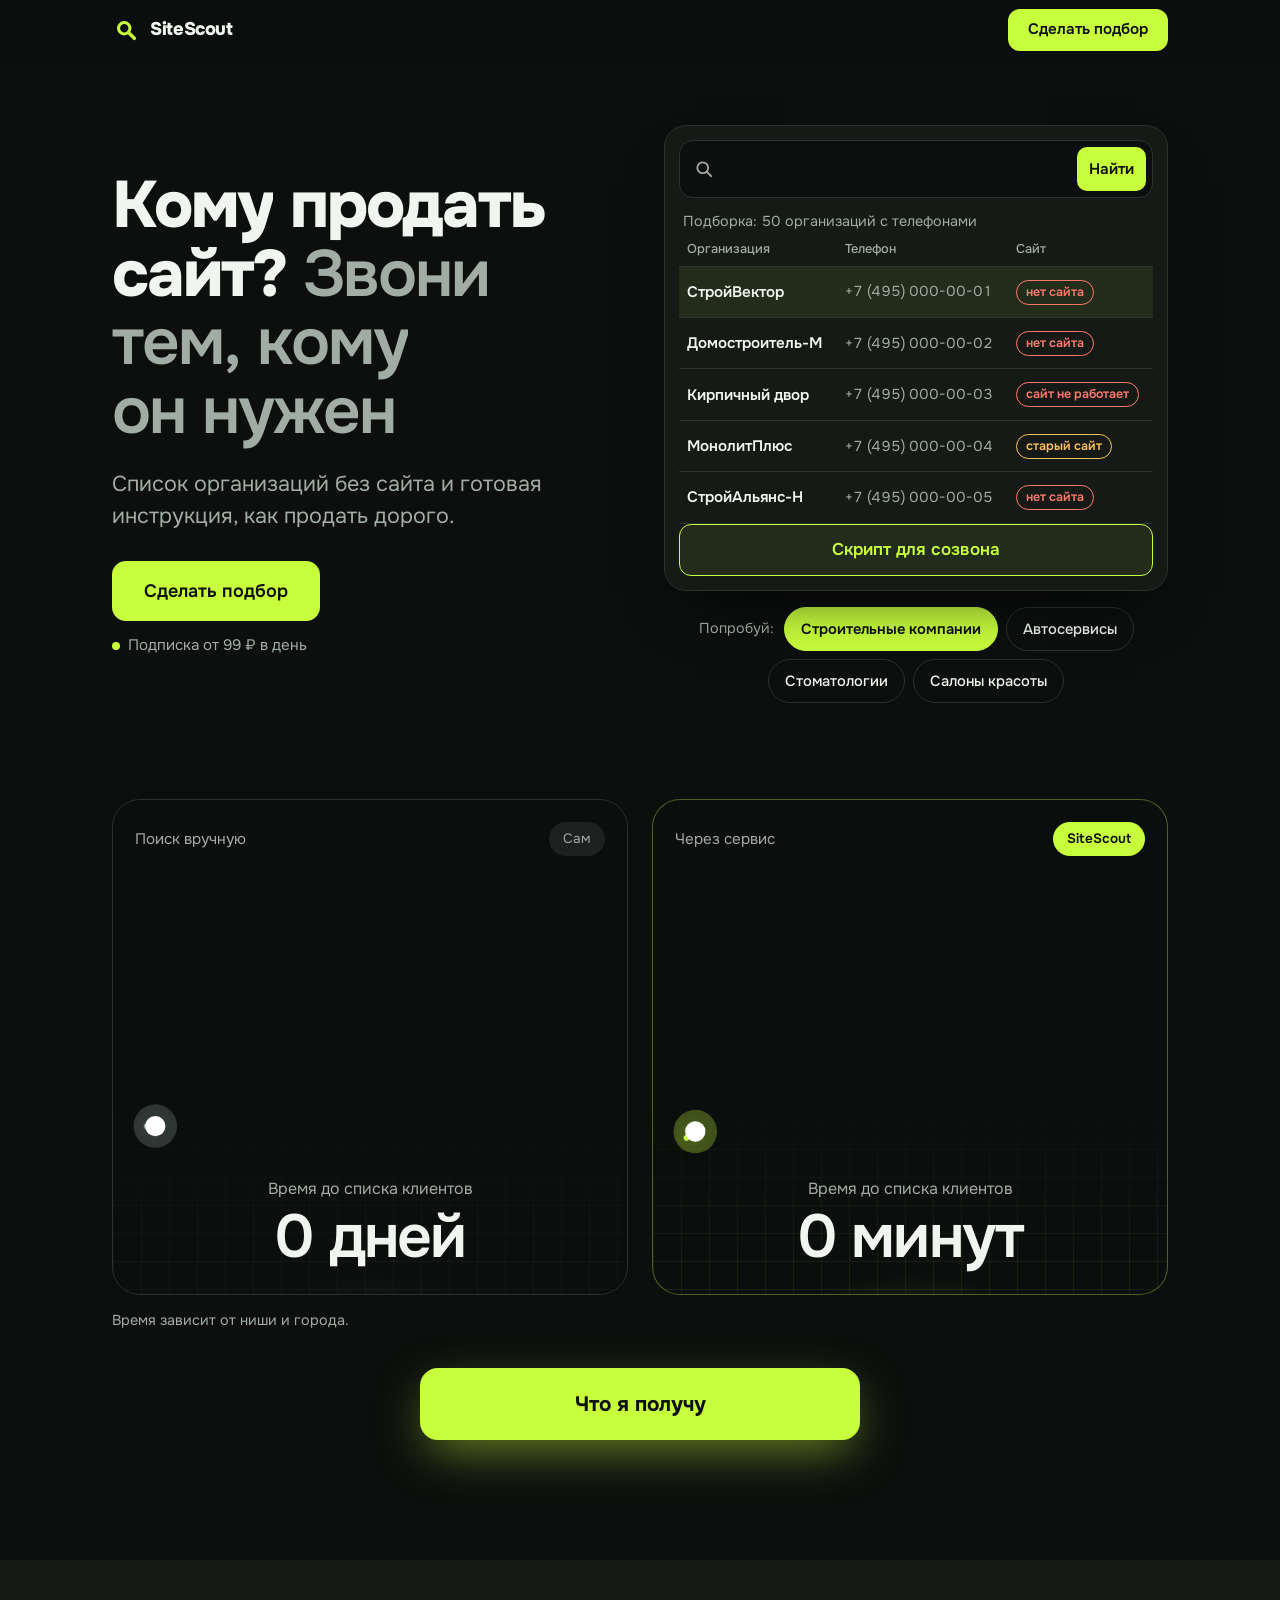
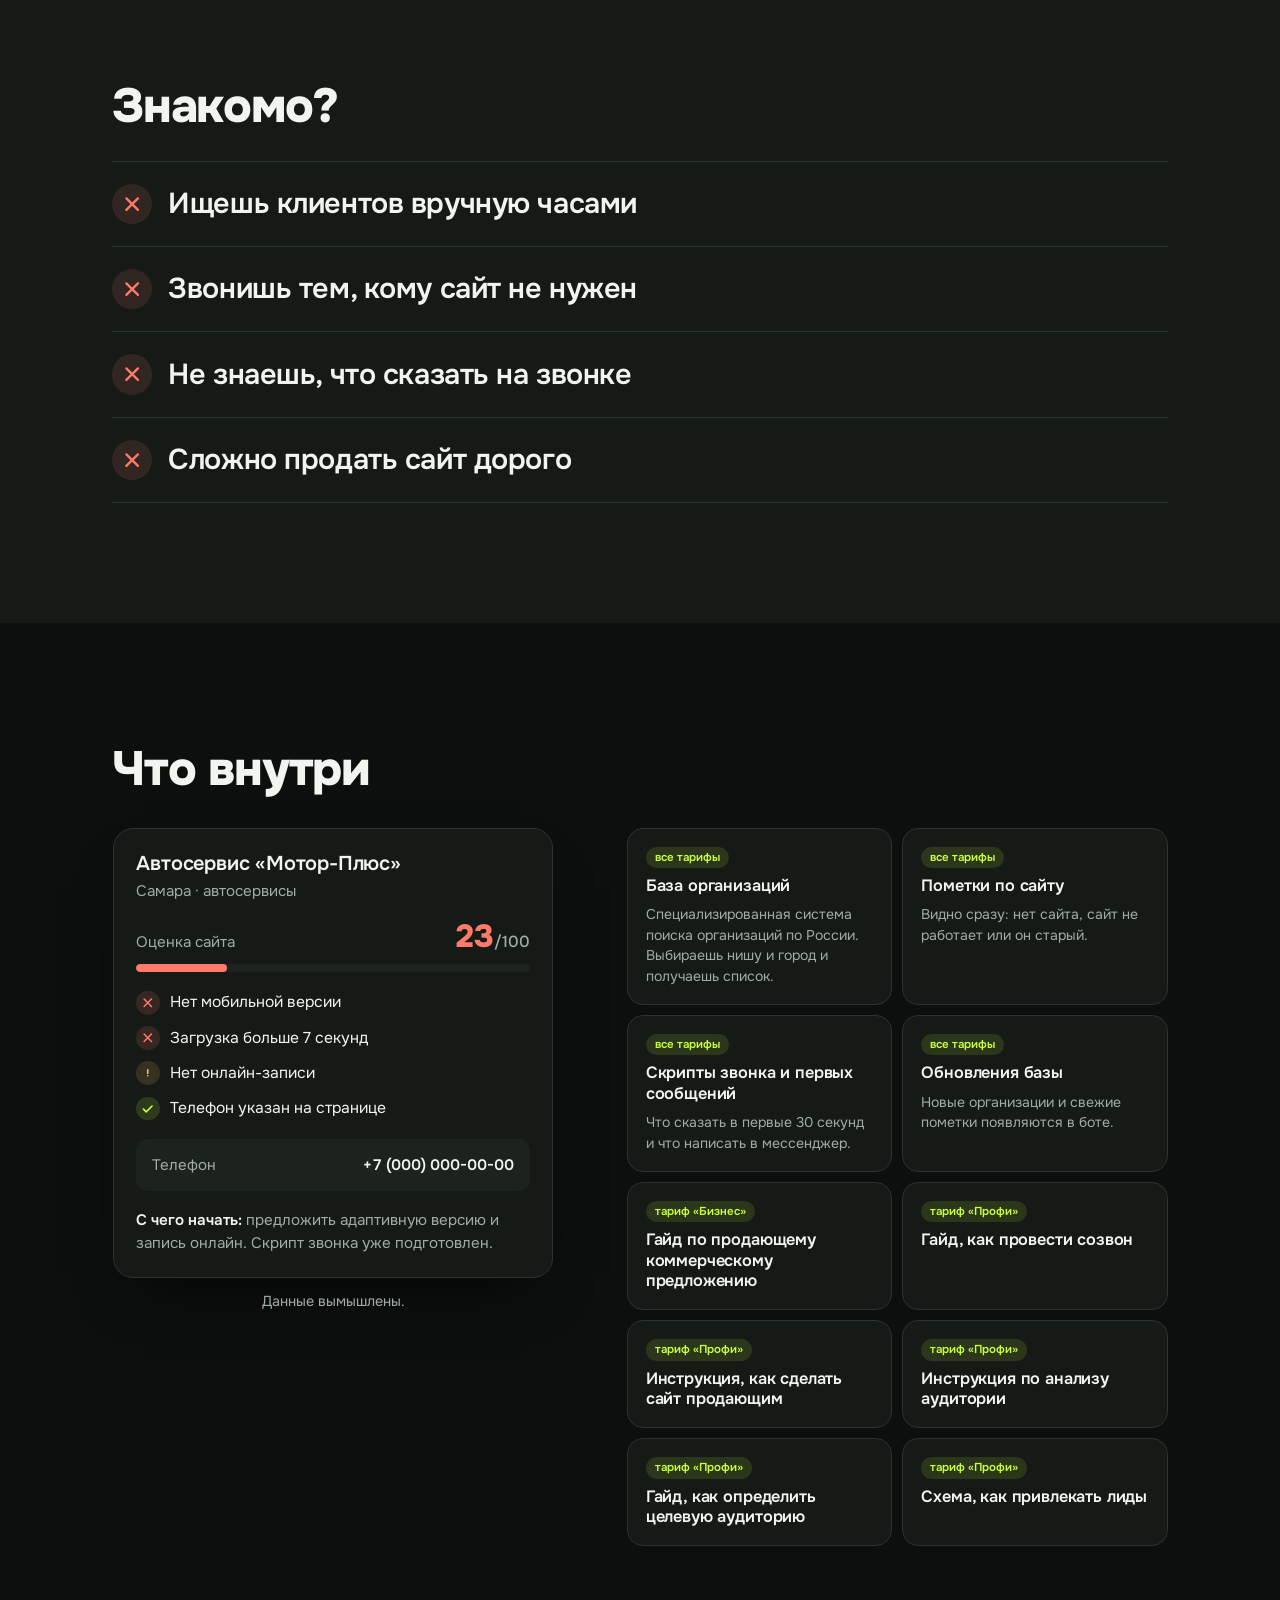
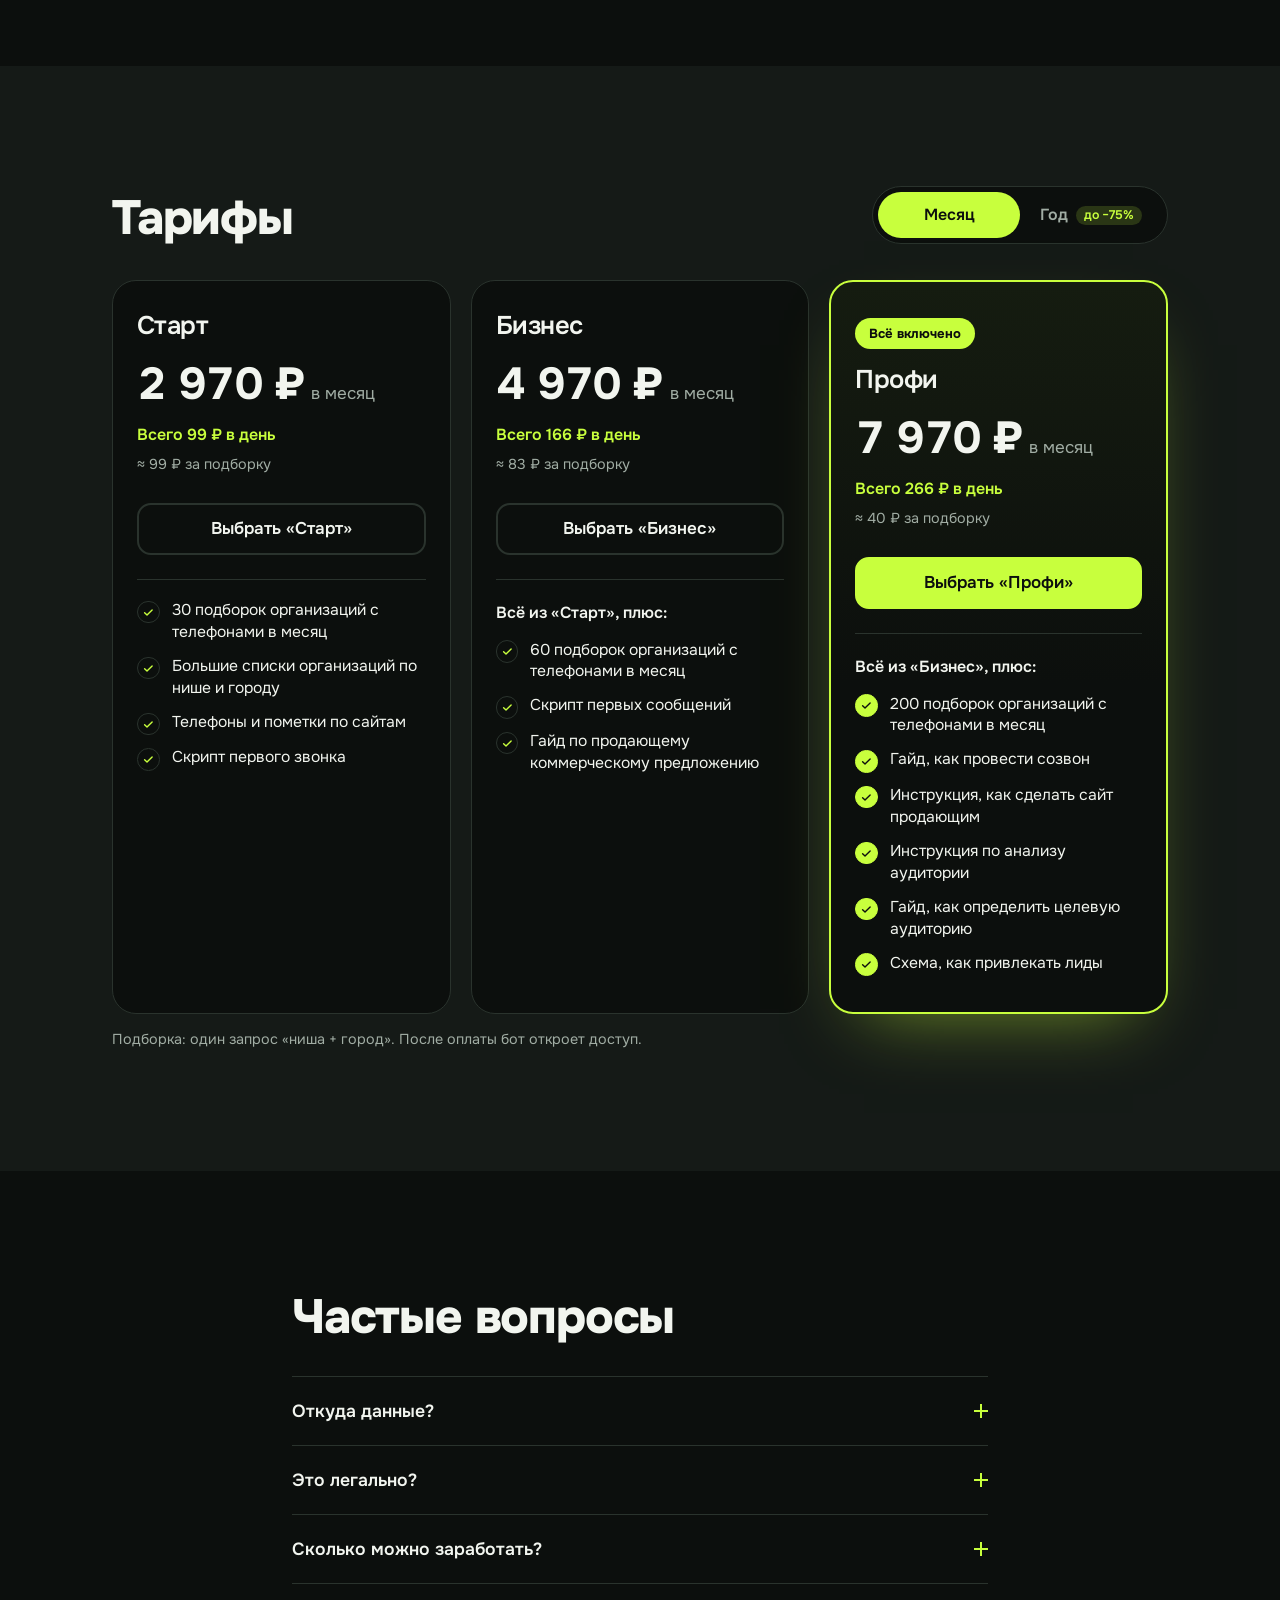
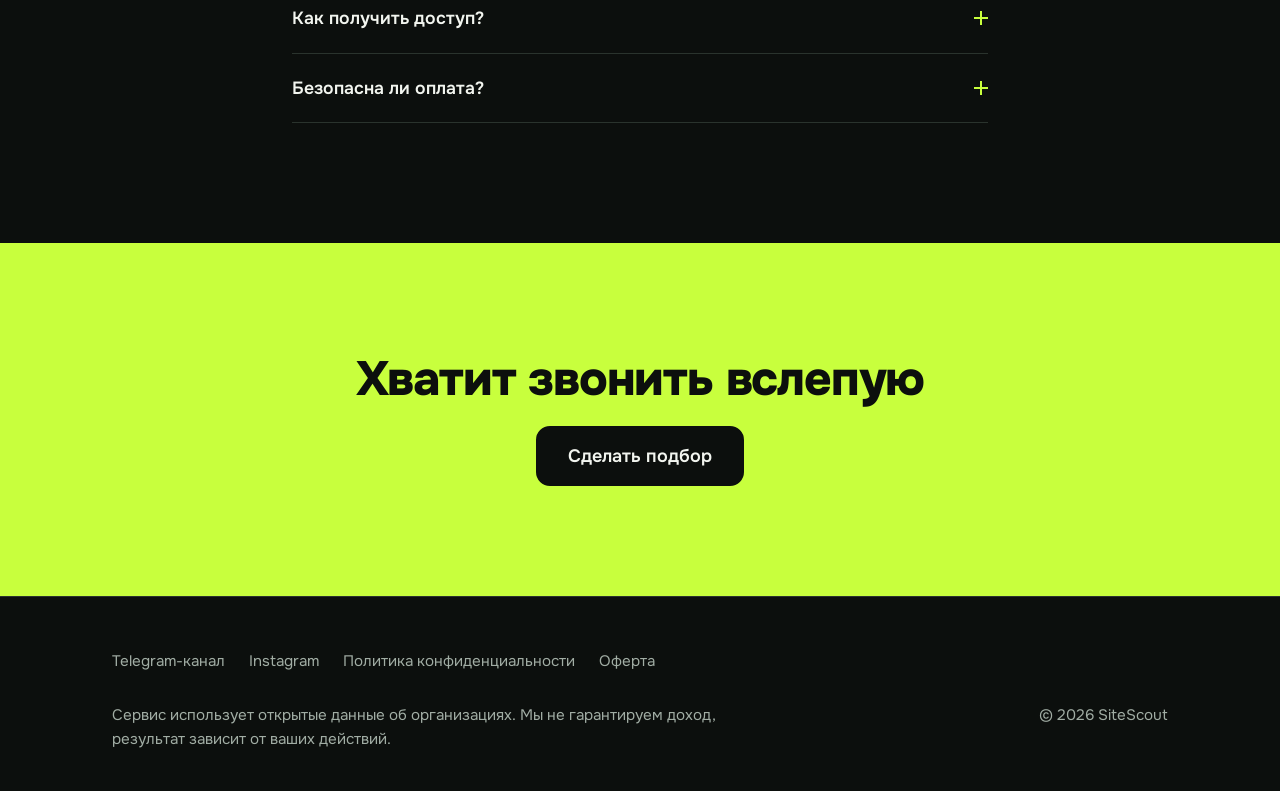
<file: index.html>
<!doctype html>
<html lang="ru">
<head>
  <meta charset="utf-8">
  <meta name="viewport" content="width=device-width, initial-scale=1, viewport-fit=cover">
  <title>SiteScout — заказчики на сайты за 5 минут</title>
  <meta name="description" content="SiteScout находит организации без сайта или с плохим сайтом и даёт телефоны и готовые скрипты звонка. Для веб-фрилансеров и небольших студий. Подписка от 2 970 ₽ в месяц.">
  <meta name="theme-color" content="#0c0f0d">
  <meta property="og:type" content="website">
  <meta property="og:locale" content="ru_RU">
  <meta property="og:site_name" content="SiteScout">
  <meta property="og:image" content="https://zarovkinvital005-create.github.io/SiteSkout/og.png">
  <meta property="og:image:width" content="1200">
  <meta property="og:image:height" content="630">
  <meta property="og:url" content="https://zarovkinvital005-create.github.io/SiteSkout/">
  <meta property="og:title" content="Кому продать сайт? Звони тем, кому он нужен">
  <meta property="og:description" content="Список организаций, у которых нет сайта или он плохой, плюс готовый скрипт звонка. Подписка, доступ в Telegram-боте.">
    <meta name="twitter:card" content="summary_large_image">
  <meta name="twitter:image" content="https://zarovkinvital005-create.github.io/SiteSkout/og.png">
  <link rel="icon" href="data:image/svg+xml,%3Csvg xmlns='http://www.w3.org/2000/svg' viewBox='0 0 64 64'%3E%3Crect width='64' height='64' rx='14' fill='%230c0f0d'/%3E%3Ccircle cx='28' cy='28' r='13' fill='none' stroke='%23c8ff3d' stroke-width='6'/%3E%3Cpath d='M38 38l13 13' stroke='%23c8ff3d' stroke-width='7' stroke-linecap='round'/%3E%3C/svg%3E">
  <link rel="preconnect" href="https://fonts.googleapis.com">
  <link rel="preconnect" href="https://fonts.gstatic.com" crossorigin>
  <link rel="stylesheet" href="https://fonts.googleapis.com/css2?family=Onest:wght@400;500;600;800&display=swap">
  <link rel="stylesheet" href="style.css?v=10">
  <script>document.documentElement.classList.add('js')</script>
</head>
<body>

<svg width="0" height="0" style="position:absolute" aria-hidden="true" focusable="false">
  <symbol id="i-tg" viewBox="0 0 24 24"><path d="M21.6 3.3 2.7 10.6c-1.3.5-1.3 1.3-.2 1.6l4.8 1.5 1.9 5.8c.2.6.4.8.9.8.4 0 .6-.2.9-.4l2.3-2.2 4.8 3.5c.9.5 1.5.2 1.7-.8L22.9 4.8c.3-1.3-.5-1.9-1.3-1.5Zm-3.2 4L9.8 15l-.4 3.7-1.5-4.9 10.5-6.5Z"/></symbol>
  <symbol id="i-x" viewBox="0 0 24 24"><path d="M6 6l12 12M18 6 6 18" fill="none" stroke="currentColor" stroke-width="2.4" stroke-linecap="round"/></symbol>
  <symbol id="i-check" viewBox="0 0 24 24"><path d="m5 12.5 4.5 4.5L19 7.5" fill="none" stroke="currentColor" stroke-width="2.6" stroke-linecap="round" stroke-linejoin="round"/></symbol>
  <symbol id="i-warn" viewBox="0 0 24 24"><path d="M12 7v6m0 4h.01" fill="none" stroke="currentColor" stroke-width="2.6" stroke-linecap="round"/></symbol>
</svg>

<header class="top">
  <div class="wrap top__in">
    <a class="logo" href="#top" aria-label="SiteScout — наверх">
      <svg viewBox="0 0 64 64" width="28" height="28" aria-hidden="true"><circle cx="28" cy="28" r="13" fill="none" stroke="currentColor" stroke-width="7"/><path d="M38 38l13 13" stroke="currentColor" stroke-width="8" stroke-linecap="round"/></svg>
      <span>SiteScout</span>
    </a>
    <a class="btn btn--sm top__cta" href="podbor.html">Сделать подбор</a>
  </div>
</header>

<main id="top">

  <!-- 1. HERO -->
  <section class="hero">
    <div class="wrap hero__grid">
      <div class="hero__text">
        <h1 aria-label="Кому продать сайт? Звони тем, кому он нужен">
          <span class="hl" aria-hidden="true"><span style="--d:.05s">Кому</span></span>
          <span class="hl" aria-hidden="true"><span style="--d:.12s">продать</span></span>
          <span class="hl" aria-hidden="true"><span style="--d:.19s">сайт?</span></span>
          <span class="dim" aria-hidden="true">
            <span class="hl"><span style="--d:.45s">Звони</span></span>
            <span class="hl"><span style="--d:.52s">тем,</span></span>
            <span class="hl"><span style="--d:.59s">кому</span></span>
            <span class="hl"><span style="--d:.66s">он</span></span>
            <span class="hl"><span style="--d:.73s">нужен</span></span>
          </span>
        </h1>
        <p class="lead">Список организаций без сайта и готовая инструкция, как продать дорого.</p>
        <div class="cta-block">
          <a class="btn btn--lg" id="hero-cta" href="podbor.html">Сделать подбор</a>
          <p class="note">Подписка от 99 ₽ в день</p>
        </div>
      </div>

      <figure class="hero__demo">
        <div class="srch" role="img" aria-label="Пример поиска: в строку вводят «строительные компании, Москва», и появляется таблица организаций с телефонами и пометками «нет сайта», «медленный», «не для телефона», внизу кнопка «Скрипт для созвона»">
          <div class="srch__bar" aria-hidden="true">
            <svg class="srch__lens" viewBox="0 0 24 24" width="20" height="20"><circle cx="10.5" cy="10.5" r="6.5" fill="none" stroke="currentColor" stroke-width="2.2"/><path d="m15.5 15.5 5 5" stroke="currentColor" stroke-width="2.4" stroke-linecap="round"/></svg>
            <span class="srch__field"><span class="ph">Ниша и город</span><span class="typed" data-typed style="--n:29">строительные компании, Москва</span></span>
            <span class="srch__btn">Найти</span>
          </div>
          <div class="srch__res" aria-hidden="true">
            <p class="srch__meta fx" style="--r:1.6s" data-title>Подборка: 50 организаций с телефонами</p>
            <table>
              <thead><tr><th scope="col">Организация</th><th scope="col">Телефон</th><th scope="col">Сайт</th></tr></thead>
              <tbody>
              <tr class="fx pick" style="--r:1.8s"><td class="name"><b>СтройВектор</b></td><td class="phone">+7 (495) 000-00-01</td><td class="site"><span class="tag tag--bad" style="--t:1.95s">нет сайта</span></td></tr>
              <tr class="fx" style="--r:2.0s"><td class="name"><b>Домостроитель-М</b></td><td class="phone">+7 (495) 000-00-02</td><td class="site"><span class="tag tag--bad" style="--t:2.15s">нет сайта</span></td></tr>
              <tr class="fx" style="--r:2.2s"><td class="name"><b>Кирпичный двор</b></td><td class="phone">+7 (495) 000-00-03</td><td class="site"><span class="tag tag--bad" style="--t:2.35s">сайт не работает</span></td></tr>
              <tr class="fx" style="--r:2.4s"><td class="name"><b>МонолитПлюс</b></td><td class="phone">+7 (495) 000-00-04</td><td class="site"><span class="tag tag--warn" style="--t:2.55s">старый сайт</span></td></tr>
              <tr class="fx" style="--r:2.6s"><td class="name"><b>СтройАльянс-Н</b></td><td class="phone">+7 (495) 000-00-05</td><td class="site"><span class="tag tag--bad" style="--t:2.75s">нет сайта</span></td></tr>
              </tbody>
            </table>
            <a class="srch__cta fx" style="--r:2.9s" href="#pricing">Скрипт для созвона</a>
          </div>
        </div>
        <div class="tryit" role="group" aria-label="Попробовать другую нишу">
          <span>Попробуй:</span>
          <button type="button" data-i="0" aria-pressed="true">Строительные компании</button>
          <button type="button" data-i="1" aria-pressed="false">Автосервисы</button>
          <button type="button" data-i="2" aria-pressed="false">Стоматологии</button>
          <button type="button" data-i="3" aria-pressed="false">Салоны красоты</button>
        </div>
      </figure>
    </div>
  </section>

  <!-- 1b. СРАВНЕНИЕ -->
  <section class="sec sec--peaks" aria-label="Сколько времени занимает поиск клиентов">
    <div class="wrap">
      <div class="peaks" id="peaks">
        <figure class="peak peak--solo">
          <div class="peak__top"><span>Поиск вручную</span><span class="peak__pill">Сам</span></div>
          <svg class="peak__chart" viewBox="-8 -10 324 204" role="img" aria-label="Схема: список клиентов растёт медленно">
            <g class="peak__grid" aria-hidden="true"></g>
            <path class="line" d="M0 168 C100 166 200 163 300 161"/>
            <circle class="halo" r="15"/><circle class="dot" r="7"/>
          </svg>
          <figcaption>
            <span class="peak__title">Время до списка клиентов</span>
            <span class="peak__num"><b data-count="7" data-final="7">7</b> <span data-unit="день|дня|дней">дней</span></span>
          </figcaption>
        </figure>
        <figure class="peak peak--ours">
          <div class="peak__top"><span>Через сервис</span><span class="peak__pill peak__pill--on">SiteScout</span></div>
          <svg class="peak__chart" viewBox="-8 -10 324 204" role="img" aria-label="Схема: список клиентов появляется быстро">
            <g class="peak__grid" aria-hidden="true"></g>
            <path class="line" d="M0 176 C100 125 200 75 300 26"/>
            <circle class="halo" r="15"/><circle class="dot" r="7"/>
          </svg>
          <figcaption>
            <span class="peak__title">Время до списка клиентов</span>
            <span class="peak__num"><b data-count="5" data-final="5">5</b> <span data-unit="минута|минуты|минут">минут</span></span>
          </figcaption>
        </figure>
      </div>
      <p class="caption reveal">Время зависит от ниши и города.</p>
      <div class="peaks__cta reveal"><a class="btn btn--xl" href="#inside">Что я получу</a></div>
    </div>
  </section>

  <!-- 2. ПРОБЛЕМА -->
  <section class="sec sec--alt" aria-labelledby="h-problem">
    <div class="wrap">
      <h2 id="h-problem" class="reveal">Знакомо?</h2>
      <ul class="problems">
        <li class="reveal"><svg class="ic ic--x" aria-hidden="true"><use href="#i-x"/></svg>Ищешь клиентов вручную часами</li>
        <li class="reveal"><svg class="ic ic--x" aria-hidden="true"><use href="#i-x"/></svg>Звонишь тем, кому сайт не нужен</li>
        <li class="reveal"><svg class="ic ic--x" aria-hidden="true"><use href="#i-x"/></svg>Не знаешь, что сказать на звонке</li>
        <li class="reveal"><svg class="ic ic--x" aria-hidden="true"><use href="#i-x"/></svg>Сложно продать сайт дорого</li>
      </ul>

    </div>
  </section>

  <!-- 4. ЧТО ВНУТРИ -->
  <section class="sec" id="inside" aria-labelledby="h-inside">
    <div class="wrap">
      <h2 id="h-inside" class="reveal">Что внутри</h2>
      <div class="inside">
      <div class="inside__demo reveal">
        <figure>
          <article class="org" aria-label="Пример карточки организации с оценкой сайта">
            <header class="org__head">
              <div>
                <h3>Автосервис «Мотор-Плюс»</h3>
                <p>Самара · автосервисы</p>
              </div>
            </header>
            <div class="score">
              <div class="score__row"><span>Оценка сайта</span><strong>23<small>/100</small></strong></div>
              <div class="score__bar"><i style="width:23%"></i></div>
            </div>
            <ul class="checks">
              <li class="bad"><svg class="ic" aria-hidden="true"><use href="#i-x"/></svg>Нет мобильной версии</li>
              <li class="bad"><svg class="ic" aria-hidden="true"><use href="#i-x"/></svg>Загрузка больше 7 секунд</li>
              <li class="warn"><svg class="ic" aria-hidden="true"><use href="#i-warn"/></svg>Нет онлайн-записи</li>
              <li class="ok"><svg class="ic" aria-hidden="true"><use href="#i-check"/></svg>Телефон указан на странице</li>
            </ul>
            <div class="org__phone"><span>Телефон</span><b>+7 (000) 000-00-00</b></div>
            <p class="org__tip"><b>С чего начать:</b> предложить адаптивную версию и запись онлайн. Скрипт звонка уже подготовлен.</p>
          </article>
          <figcaption>Данные вымышлены.</figcaption>
        </figure>
      </div>
        <div class="inside__tiles">
          <ul class="guides">
          <li class="guide reveal"><span class="pill">все тарифы</span><h3>База организаций</h3><p>Специализированная система поиска организаций по России. Выбираешь нишу и город и получаешь список.</p></li>
          <li class="guide reveal"><span class="pill">все тарифы</span><h3>Пометки по сайту</h3><p>Видно сразу: нет сайта, сайт не работает или он старый.</p></li>
          <li class="guide reveal"><span class="pill">все тарифы</span><h3>Скрипты звонка и первых сообщений</h3><p>Что сказать в первые 30 секунд и что написать в мессенджер.</p></li>
          <li class="guide reveal"><span class="pill">все тарифы</span><h3>Обновления базы</h3><p>Новые организации и свежие пометки появляются в боте.</p></li>
          <li class="guide reveal"><span class="pill">тариф «Бизнес»</span><h3>Гайд по продающему коммерческому предложению</h3></li>
          <li class="guide reveal"><span class="pill">тариф «Профи»</span><h3>Гайд, как провести созвон</h3></li>
          <li class="guide reveal"><span class="pill">тариф «Профи»</span><h3>Инструкция, как сделать сайт продающим</h3></li>
          <li class="guide reveal"><span class="pill">тариф «Профи»</span><h3>Инструкция по анализу аудитории</h3></li>
          <li class="guide reveal"><span class="pill">тариф «Профи»</span><h3>Гайд, как определить целевую аудиторию</h3></li>
          <li class="guide reveal"><span class="pill">тариф «Профи»</span><h3>Схема, как привлекать лиды</h3></li>
          </ul>
        </div>
      </div>
    </div>
  </section>

  <!-- 6. ПРИМЕР РЕЗУЛЬТАТА -->

  <!-- 7. ТАРИФЫ -->
  <section class="sec sec--alt" id="pricing" aria-labelledby="h-price">
    <div class="wrap">
      <div class="pricing__head">
        <div>
          <h2 id="h-price" class="reveal">Тарифы</h2>
        </div>
        <div class="switch reveal" role="radiogroup" aria-label="Период оплаты" id="period">
          <span class="switch__thumb" aria-hidden="true"></span>
          <button type="button" role="radio" aria-checked="true" data-period="month">Месяц</button>
          <button type="button" role="radio" aria-checked="false" data-period="year">Год <span class="switch__save">до −75%</span></button>
        </div>
      </div>
      <div class="tiers" id="plans">
        <article class="tier reveal" data-plan="start" data-m="2970" data-y="14170" data-n="30">
          
          <h3>Старт</h3>
          <p class="tier__price"><span class="tier__sum"><b data-price>2970</b> ₽</span><span class="tier__per" data-per>в месяц</span></p>
          <p class="tier__calc"><span data-day></span><span data-each></span><span data-yearnote></span></p>
          <a class="btn btn--block btn--ghost" data-pay="start" href="#" target="_blank" rel="noopener">Выбрать «Старт»</a>
          <div class="tier__list"><ul><li><svg class="ic" aria-hidden="true"><use href="#i-check"/></svg>30 подборок организаций с телефонами в месяц</li><li><svg class="ic" aria-hidden="true"><use href="#i-check"/></svg>Большие списки организаций по нише и городу</li><li><svg class="ic" aria-hidden="true"><use href="#i-check"/></svg>Телефоны и пометки по сайтам</li><li><svg class="ic" aria-hidden="true"><use href="#i-check"/></svg>Скрипт первого звонка</li></ul></div>
        </article>
        <article class="tier reveal" data-plan="pro" data-m="4970" data-y="17870" data-n="60">
          
          <h3>Бизнес</h3>
          <p class="tier__price"><span class="tier__sum"><b data-price>4970</b> ₽</span><span class="tier__per" data-per>в месяц</span></p>
          <p class="tier__calc"><span data-day></span><span data-each></span><span data-yearnote></span></p>
          <a class="btn btn--block btn--ghost" data-pay="pro" href="#" target="_blank" rel="noopener">Выбрать «Бизнес»</a>
          <div class="tier__list"><h4>Всё из «Старт», плюс:</h4><ul><li><svg class="ic" aria-hidden="true"><use href="#i-check"/></svg>60 подборок организаций с телефонами в месяц</li><li><svg class="ic" aria-hidden="true"><use href="#i-check"/></svg>Скрипт первых сообщений</li><li><svg class="ic" aria-hidden="true"><use href="#i-check"/></svg>Гайд по продающему коммерческому предложению</li></ul></div>
        </article>
        <article class="tier tier--main reveal" data-plan="max" data-m="7970" data-y="22970" data-n="200">
          <span class="tier__badge">Всё включено</span>
          <h3>Профи</h3>
          <p class="tier__price"><span class="tier__sum"><b data-price>7970</b> ₽</span><span class="tier__per" data-per>в месяц</span></p>
          <p class="tier__calc"><span data-day></span><span data-each></span><span data-yearnote></span></p>
          <a class="btn btn--block" data-pay="max" href="#" target="_blank" rel="noopener">Выбрать «Профи»</a>
          <div class="tier__list"><h4>Всё из «Бизнес», плюс:</h4><ul><li><svg class="ic" aria-hidden="true"><use href="#i-check"/></svg>200 подборок организаций с телефонами в месяц</li><li><svg class="ic" aria-hidden="true"><use href="#i-check"/></svg>Гайд, как провести созвон</li><li><svg class="ic" aria-hidden="true"><use href="#i-check"/></svg>Инструкция, как сделать сайт продающим</li><li><svg class="ic" aria-hidden="true"><use href="#i-check"/></svg>Инструкция по анализу аудитории</li><li><svg class="ic" aria-hidden="true"><use href="#i-check"/></svg>Гайд, как определить целевую аудиторию</li><li><svg class="ic" aria-hidden="true"><use href="#i-check"/></svg>Схема, как привлекать лиды</li></ul></div>
        </article>
      </div>
      <p class="caption reveal">Подборка: один запрос «ниша + город». После оплаты бот откроет доступ.</p>
    </div>
  </section>

  <!-- 8. FAQ -->
  <section class="sec" id="faq" aria-labelledby="h-faq">
    <div class="wrap wrap--narrow">
      <h2 id="h-faq" class="reveal">Частые вопросы</h2>
      <div class="faq reveal">
        <details>
          <summary>Откуда данные?</summary>
          <p>Из открытых источников об организациях: карты, справочники и публичные страницы компаний. Мы не берём закрытые и личные данные. Сайт организации проверяем автоматически: открывается ли он, как быстро грузится и подходит ли для телефона.</p>
        </details>
        <details>
          <summary>Это легально?</summary>
          <p>Сервис работает только с открытыми данными об организациях. Но звонки и рассылки остаются на твоей стороне: соблюдай закон о рекламе, не звони тем, кто просил этого не делать, и не отправляй спам. Это не юридическая консультация, а честное правило работы.</p>
        </details>
        <details>
          <summary>Сколько можно заработать?</summary>
          <p>Зависит от тебя: как звонишь, что предлагаешь, сколько берёшь за работу. Мы даём инструмент, который экономит время на поиске клиентов, но не даём гарантий дохода.</p>
        </details>
        <details>
          <summary>Как получить доступ?</summary>
          <p>Выбери тариф, оплати на странице платёжного сервиса и открой бота в Telegram. Бот подтвердит оплату и откроет доступ.</p>
        </details>
        <details>
          <summary>Безопасна ли оплата?</summary>
          <p>Оплата проходит на странице платёжного сервиса. Мы не видим и не храним данные твоей карты.</p>
        </details>
      </div>
    </div>
  </section>

  <!-- 9. ФИНАЛЬНЫЙ CTA -->
  <section class="final" id="final" aria-labelledby="h-final">
    <div class="wrap final__in">
      <h2 id="h-final">Хватит звонить вслепую</h2>
      <a class="btn btn--dark btn--lg" id="final-cta" href="podbor.html">Сделать подбор</a>
    </div>
  </section>
</main>

<!-- 10. ФУТЕР -->
<footer class="foot">
  <div class="wrap foot__in">
    <div class="foot__links">
      <a data-link="channel" href="https://t.me/your_channel" target="_blank" rel="noopener">Telegram-канал</a>
      <a data-link="instagram" href="https://instagram.com/your_account" target="_blank" rel="noopener">Instagram</a>
      <a href="#" data-stub>Политика конфиденциальности</a>
      <a href="#" data-stub>Оферта</a>
    </div>
    <p class="legal">Сервис использует открытые данные об организациях. Мы не гарантируем доход, результат зависит от ваших действий.</p>
    <p class="copy">© <span id="year">2026</span> SiteScout</p>
  </div>
</footer>

<!-- Липкая кнопка (мобильные) -->
<div class="sticky" id="sticky" aria-hidden="true">
  <a class="btn btn--block" href="podbor.html" tabindex="-1">Сделать подбор</a>
</div>

<script src="script.js?v=10" defer></script>
</body>
</html>
</file>
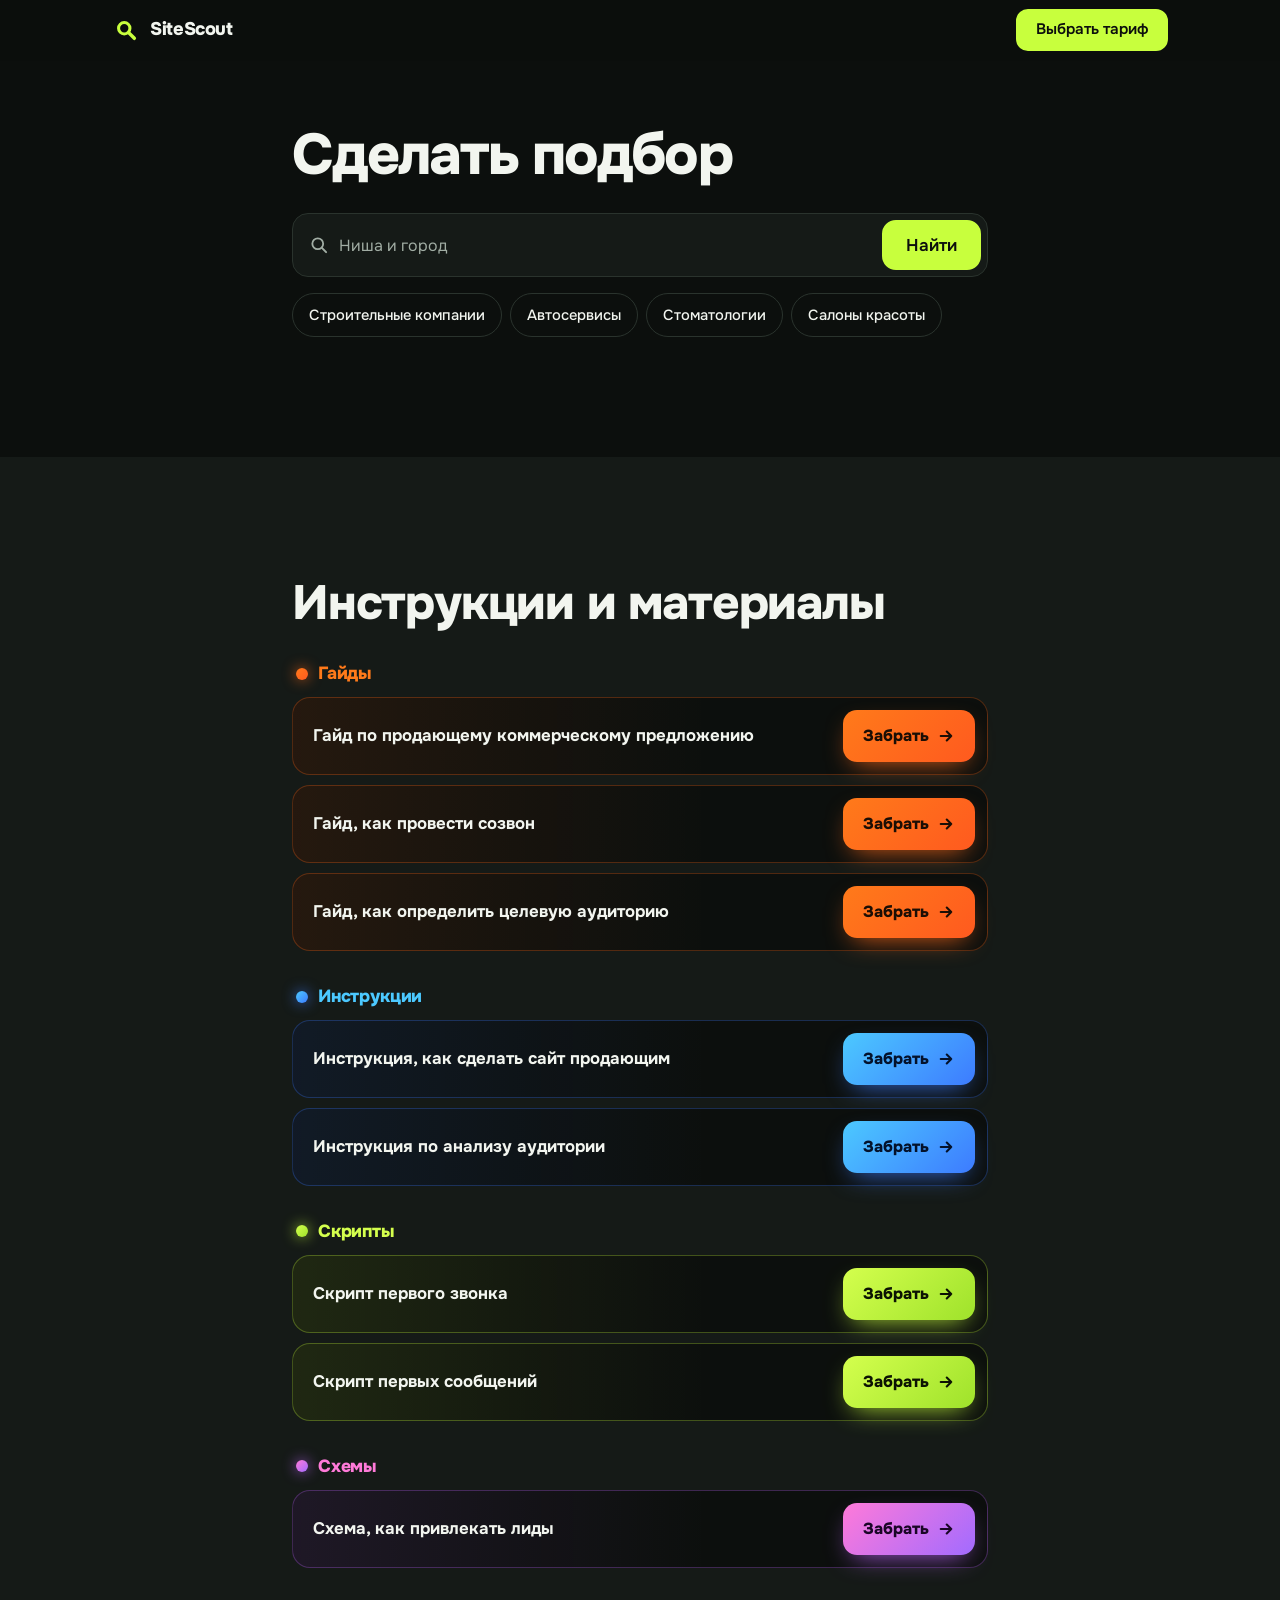
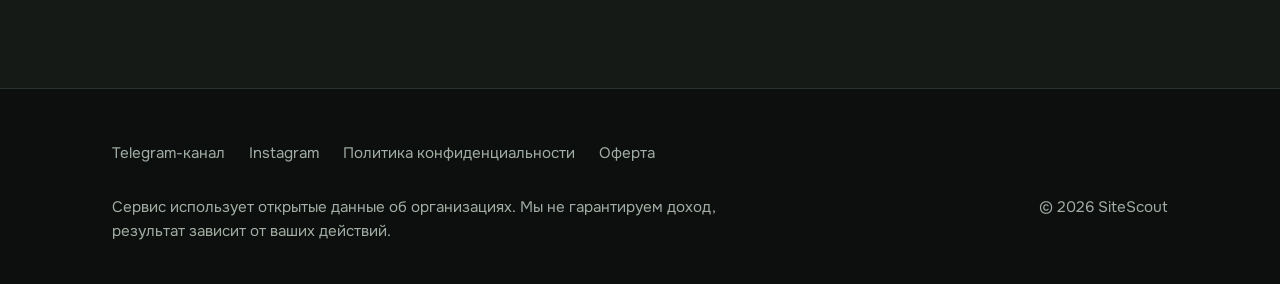
<file: podbor.html>
<!doctype html>
<html lang="ru">
<head>
  <meta charset="utf-8">
  <meta name="viewport" content="width=device-width, initial-scale=1, viewport-fit=cover">
  <title>Сделать подбор — SiteScout</title>
  <meta name="description" content="Введи нишу и город и посмотри, как выглядит подборка организаций без сайта или с плохим сайтом, с телефонами и скриптом звонка.">
  <meta name="theme-color" content="#0c0f0d">
  <meta property="og:type" content="website">
  <meta property="og:locale" content="ru_RU">
  <meta property="og:site_name" content="SiteScout">
  <meta property="og:image" content="https://zarovkinvital005-create.github.io/SiteSkout/og.png">
  <meta property="og:image:width" content="1200">
  <meta property="og:image:height" content="630">
  <meta property="og:url" content="https://zarovkinvital005-create.github.io/SiteSkout/podbor.html">
  <meta property="og:title" content="Сделать подбор — SiteScout">
  <meta property="og:description" content="Подборка организаций без сайта с телефонами и скриптами звонка.">
  <meta name="twitter:card" content="summary_large_image">
  <meta name="twitter:image" content="https://zarovkinvital005-create.github.io/SiteSkout/og.png">
  <link rel="icon" href="data:image/svg+xml,%3Csvg xmlns='http://www.w3.org/2000/svg' viewBox='0 0 64 64'%3E%3Crect width='64' height='64' rx='14' fill='%230c0f0d'/%3E%3Ccircle cx='28' cy='28' r='13' fill='none' stroke='%23c8ff3d' stroke-width='6'/%3E%3Cpath d='M38 38l13 13' stroke='%23c8ff3d' stroke-width='7' stroke-linecap='round'/%3E%3C/svg%3E">
  <link rel="preconnect" href="https://fonts.googleapis.com">
  <link rel="preconnect" href="https://fonts.gstatic.com" crossorigin>
  <link rel="stylesheet" href="https://fonts.googleapis.com/css2?family=Onest:wght@400;500;600;800&display=swap">
  <link rel="stylesheet" href="style.css?v=10">
  <script>document.documentElement.classList.add('js')</script>
</head>
<body>

<header class="top">
  <div class="wrap top__in">
    <a class="logo" href="index.html" aria-label="SiteScout — на главную">
      <svg viewBox="0 0 64 64" width="28" height="28" aria-hidden="true"><circle cx="28" cy="28" r="13" fill="none" stroke="currentColor" stroke-width="7"/><path d="M38 38l13 13" stroke="currentColor" stroke-width="8" stroke-linecap="round"/></svg>
      <span>SiteScout</span>
    </a>
    <a class="btn btn--sm top__cta" href="index.html#pricing">Выбрать тариф</a>
  </div>
</header>

<main>
  <section class="sec pod">
    <div class="wrap wrap--narrow">
      <h1 class="pod__h">Сделать подбор</h1>

      <form class="pform" id="pform" autocomplete="off">
        <svg class="pform__lens" viewBox="0 0 24 24" width="20" height="20" aria-hidden="true"><circle cx="10.5" cy="10.5" r="6.5" fill="none" stroke="currentColor" stroke-width="2.2"/><path d="m15.5 15.5 5 5" stroke="currentColor" stroke-width="2.4" stroke-linecap="round"/></svg>
        <input id="pq" name="q" type="text" placeholder="Ниша и город" aria-label="Ниша и город" required>
        <button class="btn" type="submit">Найти</button>
      </form>

      <div class="tryit pod__chips" role="group" aria-label="Примеры запросов">
        <button type="button" data-q="строительные компании, Москва">Строительные компании</button>
        <button type="button" data-q="автосервисы, Самара">Автосервисы</button>
        <button type="button" data-q="стоматологии, Новосибирск">Стоматологии</button>
        <button type="button" data-q="салоны красоты, Казань">Салоны красоты</button>
      </div>

      <div class="srch pres" id="pres" hidden>
        <p class="srch__meta">Пример подборки. Телефоны откроются после выбора тарифа.</p>
        <table>
          <thead><tr><th scope="col">Организация</th><th scope="col">Телефон</th><th scope="col">Сайт</th></tr></thead>
          <tbody id="pbody"></tbody>
        </table>
        <a class="btn btn--lg btn--block" href="index.html#pricing">Выбрать тариф</a>
      </div>
    </div>
  </section>

  <section class="sec sec--alt" aria-labelledby="h-mat">
    <div class="wrap wrap--narrow">
      <h2 id="h-mat" class="reveal">Инструкции и материалы</h2>
      <div class="mgroups">
        <div class="mgroup" data-c="orange">
          <h3 class="mgroup__h reveal">Гайды</h3>
          <a class="mrow reveal" href="index.html#pricing"><span class="mrow__t">Гайд по продающему коммерческому предложению</span><span class="mrow__btn">Забрать <svg viewBox="0 0 24 24" width="18" height="18" aria-hidden="true"><path d="M5 12h14m0 0-6-6m6 6-6 6" fill="none" stroke="currentColor" stroke-width="2.8" stroke-linecap="round" stroke-linejoin="round"/></svg></span></a>
          <a class="mrow reveal" href="index.html#pricing"><span class="mrow__t">Гайд, как провести созвон</span><span class="mrow__btn">Забрать <svg viewBox="0 0 24 24" width="18" height="18" aria-hidden="true"><path d="M5 12h14m0 0-6-6m6 6-6 6" fill="none" stroke="currentColor" stroke-width="2.8" stroke-linecap="round" stroke-linejoin="round"/></svg></span></a>
          <a class="mrow reveal" href="index.html#pricing"><span class="mrow__t">Гайд, как определить целевую аудиторию</span><span class="mrow__btn">Забрать <svg viewBox="0 0 24 24" width="18" height="18" aria-hidden="true"><path d="M5 12h14m0 0-6-6m6 6-6 6" fill="none" stroke="currentColor" stroke-width="2.8" stroke-linecap="round" stroke-linejoin="round"/></svg></span></a>
        </div>
        <div class="mgroup" data-c="blue">
          <h3 class="mgroup__h reveal">Инструкции</h3>
          <a class="mrow reveal" href="index.html#pricing"><span class="mrow__t">Инструкция, как сделать сайт продающим</span><span class="mrow__btn">Забрать <svg viewBox="0 0 24 24" width="18" height="18" aria-hidden="true"><path d="M5 12h14m0 0-6-6m6 6-6 6" fill="none" stroke="currentColor" stroke-width="2.8" stroke-linecap="round" stroke-linejoin="round"/></svg></span></a>
          <a class="mrow reveal" href="index.html#pricing"><span class="mrow__t">Инструкция по анализу аудитории</span><span class="mrow__btn">Забрать <svg viewBox="0 0 24 24" width="18" height="18" aria-hidden="true"><path d="M5 12h14m0 0-6-6m6 6-6 6" fill="none" stroke="currentColor" stroke-width="2.8" stroke-linecap="round" stroke-linejoin="round"/></svg></span></a>
        </div>
        <div class="mgroup" data-c="lime">
          <h3 class="mgroup__h reveal">Скрипты</h3>
          <a class="mrow reveal" href="index.html#pricing"><span class="mrow__t">Скрипт первого звонка</span><span class="mrow__btn">Забрать <svg viewBox="0 0 24 24" width="18" height="18" aria-hidden="true"><path d="M5 12h14m0 0-6-6m6 6-6 6" fill="none" stroke="currentColor" stroke-width="2.8" stroke-linecap="round" stroke-linejoin="round"/></svg></span></a>
          <a class="mrow reveal" href="index.html#pricing"><span class="mrow__t">Скрипт первых сообщений</span><span class="mrow__btn">Забрать <svg viewBox="0 0 24 24" width="18" height="18" aria-hidden="true"><path d="M5 12h14m0 0-6-6m6 6-6 6" fill="none" stroke="currentColor" stroke-width="2.8" stroke-linecap="round" stroke-linejoin="round"/></svg></span></a>
        </div>
        <div class="mgroup" data-c="pink">
          <h3 class="mgroup__h reveal">Схемы</h3>
          <a class="mrow reveal" href="index.html#pricing"><span class="mrow__t">Схема, как привлекать лиды</span><span class="mrow__btn">Забрать <svg viewBox="0 0 24 24" width="18" height="18" aria-hidden="true"><path d="M5 12h14m0 0-6-6m6 6-6 6" fill="none" stroke="currentColor" stroke-width="2.8" stroke-linecap="round" stroke-linejoin="round"/></svg></span></a>
        </div>
      </div>
    </div>
  </section>
</main>

<footer class="foot">
  <div class="wrap foot__in">
    <div class="foot__links">
      <a data-link="channel" href="https://t.me/your_channel" target="_blank" rel="noopener">Telegram-канал</a>
      <a data-link="instagram" href="https://instagram.com/your_account" target="_blank" rel="noopener">Instagram</a>
      <a href="#" data-stub>Политика конфиденциальности</a>
      <a href="#" data-stub>Оферта</a>
    </div>
    <p class="legal">Сервис использует открытые данные об организациях. Мы не гарантируем доход, результат зависит от ваших действий.</p>
    <p class="copy">© <span id="year">2026</span> SiteScout</p>
  </div>
</footer>

<script src="script.js?v=10" defer></script>
</body>
</html>
</file>
<file: style.css>
:root{
  --bg:#0c0f0d;
  --surface:#151a17;
  --surface-2:#1c231f;
  --line:#2a332d;
  --text:#f2f5ef;
  --muted:#a1ada4;
  --accent:#c8ff3d;
  --accent-ink:#0c0f0d;
  --bad:#ff7a6b;
  --warn:#ffc15a;
  --r:16px;
  --gut:20px;
  --font:"Onest",system-ui,-apple-system,"Segoe UI",Roboto,Arial,sans-serif;
}
*,*::before,*::after{box-sizing:border-box}
html{scroll-behavior:smooth;scroll-padding-top:72px;-webkit-text-size-adjust:100%}
body{margin:0;background:var(--bg);color:var(--text);font:400 1.0625rem/1.6 var(--font);-webkit-font-smoothing:antialiased;padding-bottom:calc(88px + env(safe-area-inset-bottom))}
img,svg{display:block;max-width:100%}
h1,h2,h3,p,ul,ol,figure{margin:0}
ul,ol{padding:0;list-style:none}
a{color:inherit}
:focus-visible{outline:3px solid var(--accent);outline-offset:3px;border-radius:6px}
.wrap{width:100%;max-width:1120px;margin-inline:auto;padding-inline:var(--gut)}
.wrap--narrow{max-width:760px}
.ic{width:1.25em;height:1.25em;fill:currentColor;flex:none}

/* Типографика */
h1{font-size:clamp(2.05rem,8.4vw,4.1rem);line-height:1.05;font-weight:800;letter-spacing:-.03em;text-wrap:balance}
h2{font-size:clamp(1.8rem,6.4vw,3rem);line-height:1.1;font-weight:800;letter-spacing:-.025em;text-wrap:balance}
h3{font-size:1.15rem;line-height:1.3;font-weight:600;letter-spacing:-.01em}
.dim{color:var(--muted);font-weight:600}
.lead{font-size:clamp(1.1rem,3.8vw,1.35rem);line-height:1.5;color:var(--muted);max-width:34em}
.sub{color:var(--muted);margin-top:12px;max-width:36em}

/* Кнопки */
.btn{display:inline-flex;align-items:center;justify-content:center;gap:.6em;min-height:52px;padding:0 26px;border-radius:14px;background:var(--accent);color:var(--accent-ink);font:600 1.0625rem/1 var(--font);text-decoration:none;border:2px solid var(--accent);transition:transform .18s ease,box-shadow .18s ease,background .18s}
.btn:hover{transform:translateY(-2px);box-shadow:0 10px 30px -8px rgba(200,255,61,.45)}
.btn:active{transform:translateY(0) scale(.98)}
.btn--lg{min-height:60px;padding:0 18px;font-size:1.05rem}
.btn--lg,.sticky .btn{white-space:nowrap}
.btn--sm{min-height:42px;padding:0 18px;font-size:.95rem;border-radius:12px}
.btn--block{display:flex;width:100%}
.btn--ghost{background:transparent;color:var(--text);border-color:var(--line)}
.btn--ghost:hover{border-color:var(--accent);box-shadow:none}
.btn--dark{background:var(--accent-ink);color:var(--text);border-color:var(--accent-ink)}
.btn--dark:hover{box-shadow:0 12px 30px -10px rgba(0,0,0,.6)}
.link{display:inline-flex;align-items:center;min-height:44px;margin-top:6px;color:var(--accent);font-weight:600;text-decoration:underline;text-underline-offset:4px;text-decoration-thickness:1.5px}
.link:hover{text-decoration-thickness:3px}
.link--quiet{color:var(--muted);margin-top:0;justify-self:center;font-weight:500}
.link--quiet:hover{color:var(--text)}

/* Шапка */
.top{position:sticky;top:0;z-index:20;background:rgba(12,15,13,.85);backdrop-filter:blur(10px);-webkit-backdrop-filter:blur(10px);border-bottom:1px solid transparent}
.top__in{display:flex;align-items:center;justify-content:space-between;height:60px}
.logo{display:inline-flex;align-items:center;gap:10px;font-weight:800;font-size:1.15rem;letter-spacing:-.02em;text-decoration:none;color:var(--accent)}
.logo span{color:var(--text)}
.top__cta{display:none}

/* Секции */
.sec{padding-block:clamp(64px,11vw,120px)}
.sec--alt{background:var(--surface)}
.caption{margin-top:14px;color:var(--muted);font-size:.9rem}

/* Hero */
.hero{padding-block:28px 56px}
.hero__grid{display:grid;grid-template-columns:minmax(0,1fr);gap:40px}
.hero__grid>*{min-width:0}
.hero__text{display:grid;gap:22px;align-content:start}
.cta-block{display:grid;gap:12px;margin-top:6px}
.cta-block .btn{width:100%}
.note{color:var(--muted);font-size:.95rem;text-align:center}
.note::before{content:"";display:inline-block;width:8px;height:8px;border-radius:50%;background:var(--accent);margin-right:8px;vertical-align:middle}

.hero__demo figcaption,.inside__demo figcaption{margin-top:12px;color:var(--muted);font-size:.9rem;text-align:center}

/* Окно Telegram */

.tag{display:inline-block;padding:3px 10px;border-radius:999px;font-size:.8rem;font-weight:600;line-height:1.4;white-space:nowrap;border:1px solid currentColor}
.tag--bad{color:var(--bad)}
.tag--warn{color:var(--warn)}

/* Появление сообщений: один выверенный момент */
.js .msg{opacity:0;transform:translateY(8px) scale(.98);animation:pop .45s cubic-bezier(.2,.8,.2,1) forwards;animation-delay:var(--d,0s)}
.js .srch:not(.is-live) .msg{animation-play-state:paused}
@keyframes pop{to{opacity:1;transform:none}}


/* Hero: слова заголовка поднимаются, диалог идёт по кругу */
.js .hl{display:inline-block;overflow:hidden;vertical-align:top;padding-bottom:.1em;margin-bottom:-.1em}
.js .hl>span{display:inline-block;transform:translateY(110%);animation:rise .75s cubic-bezier(.2,.8,.2,1) forwards;animation-delay:var(--d,0s)}
@keyframes rise{to{transform:none}}
.dim .hl{margin-right:.02em}
.js .srch .tag,.js .srch .kbd{opacity:0;transform:scale(.7);animation:stamp .3s cubic-bezier(.2,1.4,.4,1) forwards;animation-delay:var(--t,0s)}
@keyframes stamp{to{opacity:1;transform:none}}
.js .srch:not(.is-live) :is(.tag,.kbd,.dots,.ln){animation-play-state:paused}
@keyframes bounce{50%{transform:translateY(-4px);opacity:.5}}
@keyframes gone{to{opacity:0;visibility:hidden}}
@keyframes fadein{to{opacity:1}}
.js .srch.is-reset *{animation:none!important}
.js .srch.is-reset .hl>span{transform:none}
@media (prefers-reduced-motion:reduce){
  .js .hl>span{transform:none}
  .js .srch .tag,.js .srch .kbd,.msg--script .ln{opacity:1;transform:none}
}


/* Hero: поле поиска, печать, список с телефонами, «Попробуй» */
.ph{position:absolute;left:0;top:0;color:var(--muted);animation:gone .01s forwards;animation-delay:1s}
.typed{display:inline-block;clip-path:inset(0 100% 0 0);animation:typing 1s steps(var(--n,29)) .3s forwards,vanish .01s 3s forwards}
@keyframes typing{to{clip-path:inset(0 0 0 0)}}
@keyframes vanish{to{opacity:0}}
.send{flex:none;width:38px;height:38px;border-radius:50%;background:var(--accent);color:var(--accent-ink);display:grid;place-items:center;animation:press .3s 1.4s}
@keyframes press{40%{transform:scale(.82)}}
.js .srch:not(.is-live) :is(li,.typed,.ph,.send){animation-play-state:paused}
.js .srch.is-reset .typed{clip-path:inset(0 100% 0 0);opacity:1}
.js .srch.is-reset .ph{opacity:1;visibility:visible}
.tryit{display:flex;flex-wrap:wrap;align-items:center;justify-content:center;gap:8px;margin-top:16px;max-width:440px;margin-inline:auto}
.tryit span{color:var(--muted);font-size:.9rem;margin-right:2px}
.tryit button{min-height:44px;padding:0 16px;border-radius:999px;border:1px solid var(--line);background:transparent;color:var(--text);font:500 .92rem/1 var(--font);cursor:pointer;transition:border-color .2s,background .2s,color .2s}
.tryit button:hover{border-color:var(--accent)}
.tryit button[aria-pressed=true]{background:var(--accent);border-color:var(--accent);color:var(--accent-ink);font-weight:600}


/* Hero: поиск и таблица */
.srch{container:srch/inline-size;width:100%;max-width:560px;margin-inline:auto;padding:14px;border-radius:22px;background:var(--surface);border:1px solid var(--line);box-shadow:0 30px 60px -30px rgba(0,0,0,.8);display:grid;grid-template-columns:minmax(0,1fr);gap:12px}
.srch__bar{display:flex;align-items:center;gap:8px;min-height:56px;padding:6px 6px 6px 14px;border-radius:14px;background:var(--bg);border:1px solid var(--line)}
.srch__lens{flex:none;color:var(--muted);display:none}
.srch__field{position:relative;flex:1;min-width:0;display:block;white-space:nowrap;overflow:hidden;font-size:.8rem;line-height:1.4}
.ph{position:absolute;left:0;top:0;color:var(--muted);animation:vanish .01s .3s forwards}
.typed{display:inline-block;clip-path:inset(0 100% 0 0);animation:typing 1s steps(var(--n,29)) .3s forwards,vanish .01s 99s forwards}
@keyframes typing{to{clip-path:inset(0 0 0 0)}}
@keyframes vanish{to{opacity:0;visibility:hidden}}
.srch__btn{flex:none;display:grid;place-items:center;min-height:44px;padding:0 12px;border-radius:10px;background:var(--accent);color:var(--accent-ink);font-weight:600;font-size:.95rem;animation:press .3s 1.4s}
@keyframes press{40%{transform:scale(.92)}}
.srch__meta{padding:0 4px;color:var(--muted);font-size:.9rem}
.srch table{width:100%;border-collapse:collapse}
.srch .tag{font-size:.78rem;padding:3px 9px}
.srch thead{display:none}
.srch tbody tr{display:grid;grid-template-columns:1fr auto;column-gap:10px;align-items:center;padding:12px 8px;border-bottom:1px solid var(--line)}
.srch td{padding:0;border:0}
.srch .name{grid-area:1/1}
.srch .name b{font-weight:600}
.srch .phone{grid-area:2/1;color:var(--muted);font-size:.85rem;font-variant-numeric:tabular-nums;white-space:nowrap}
.srch .site{grid-area:1/2/3/3}
.srch__cta{display:flex;align-items:center;justify-content:center;min-height:52px;border-radius:12px;border:1.5px solid var(--accent);color:var(--accent);background:rgba(200,255,61,.08);font-weight:600;text-decoration:none;transition:background .2s,color .2s}
.srch__cta:hover{background:var(--accent);color:var(--accent-ink)}
.srch__script{display:grid;gap:6px;padding:14px 16px;border-radius:14px;background:var(--bg);border:1px dashed rgba(200,255,61,.4);font-size:.95rem;line-height:1.45}
.srch__script b{color:var(--accent);font-size:.85rem;font-weight:600}
.srch__script .ln{opacity:0;animation:fadein .5s ease forwards;animation-delay:var(--t,0s)}
.js .srch .fx{opacity:0;animation:fadein .3s ease forwards;animation-delay:var(--r,0s)}
.srch tr.pick td{animation:pick .35s ease forwards 3.2s}
@keyframes pick{to{background:rgba(200,255,61,.08)}}
.js .srch:not(.is-live) :is(.fx,.typed,.ph,.srch__btn,.ln,.tag,.pick td){animation-play-state:paused}
.js .srch.is-reset .fx,.js .srch.is-reset .ln,.js .srch.is-reset .tag{opacity:0}
.js .srch.is-reset .typed{clip-path:inset(0 100% 0 0);opacity:1;visibility:visible}
.js .srch.is-reset .ph{opacity:1;visibility:visible}
.js .srch.is-reset .pick td{background:none}
@media (min-width:520px){
  .srch__lens{display:block}
  .srch__field{font-size:1rem}
}
@container srch (min-width:470px){
  .srch thead{display:table-header-group}
  .srch th{padding:6px 8px;text-align:left;font-weight:500;font-size:.8rem;color:var(--muted);border-bottom:1px solid var(--line)}
  .srch tbody tr{display:table-row;padding:0;border:0}
  .srch td{display:table-cell;padding:12px 8px;border-bottom:1px solid var(--line);font-size:.95rem;vertical-align:middle}
  .srch .phone{font-size:.9rem}
  .srch td.name{white-space:nowrap}
}
@media (prefers-reduced-motion:reduce){.typed{clip-path:none;animation:none}.ph{display:none}.srch__btn{animation:none}.js .srch .fx,.srch__script .ln{opacity:1;animation:none}.srch tr.pick td{animation:none}}


/* Что внутри: карточка + единая сетка плиток */
.inside .inside__tiles .guides{margin-top:0;grid-template-columns:repeat(2,1fr);gap:10px}
.inside__tiles .guide{padding:14px;gap:6px}
.inside__tiles .guide h3{font-size:.95rem;line-height:1.25}
.inside__tiles .guide p{display:none}
.inside__tiles .pill{font-size:.72rem;padding:2px 9px}
@media (min-width:768px){
  .inside{grid-template-columns:.85fr 1.15fr;gap:48px}
  .inside__tiles .guides{gap:12px}
  .inside__tiles .guide{padding:18px;gap:8px}
  .inside__tiles .guide h3{font-size:1.02rem}
  .inside__tiles .guide p{display:block;font-size:.88rem;line-height:1.45}
}


/* Страница подбора */
.pod{padding-top:clamp(28px,6vw,64px)}
.pod__h{font-size:clamp(2.2rem,9vw,3.6rem)}
.pform{display:flex;align-items:center;gap:8px;margin-top:28px;padding:6px 6px 6px 16px;border-radius:16px;background:var(--surface);border:1px solid var(--line);transition:border-color .2s}
.pform:focus-within{border-color:var(--accent)}
.pform__lens{flex:none;color:var(--muted)}
.pform input{flex:1;min-width:0;min-height:50px;border:0;background:none;color:var(--text);font:inherit;font-size:1rem;outline:none}
.pform input::placeholder{color:var(--muted)}
.pform .btn{min-height:50px;padding:0 22px}
.pod__chips{justify-content:flex-start;margin:16px 0 0;max-width:none}
.pres{margin-top:28px;max-width:none}
.pres[hidden]{display:none}
.guides--links{display:grid;grid-template-columns:repeat(2,1fr);gap:10px;margin-top:32px}
a.guide{text-decoration:none;color:inherit;cursor:pointer;padding:14px}
.guides--links .guide h3{font-size:.95rem;line-height:1.25}
.guides--links .pill{font-size:.72rem;padding:2px 9px}
@media (min-width:768px){.guides--links{grid-template-columns:repeat(3,1fr);gap:14px}a.guide{padding:20px}.guides--links .guide h3{font-size:1.05rem}}


/* Материалы на странице подбора: у каждой группы свой цвет */
.mgroups{display:grid;gap:34px;margin-top:32px}
.mgroup{--c1:#ff7a1a;--c2:#ff5a1f;--ink:#1b0e05;--glow:255,106,26;display:grid;gap:10px}
.mgroup[data-c=blue]{--c1:#4cc9ff;--c2:#3d7bff;--ink:#04122b;--glow:61,123,255}
.mgroup[data-c=lime]{--c1:#d4ff4d;--c2:#9fe22b;--ink:#0c1303;--glow:200,255,61}
.mgroup[data-c=pink]{--c1:#ff7ad9;--c2:#a26bff;--ink:#1a0626;--glow:190,100,255}
.mgroup__h{display:flex;align-items:center;gap:10px;font-size:1.1rem;font-weight:800;color:var(--c1);margin:0 0 2px 4px}
.mgroup__h::before{content:"";width:12px;height:12px;border-radius:50%;background:linear-gradient(135deg,var(--c1),var(--c2));box-shadow:0 0 14px rgba(var(--glow),.8)}
.mrow{display:flex;align-items:center;justify-content:space-between;gap:16px;min-height:76px;padding:12px 12px 12px 20px;border-radius:18px;background:linear-gradient(90deg,rgba(var(--glow),.10),transparent 60%),var(--bg);border:1px solid rgba(var(--glow),.28);color:var(--text);text-decoration:none;-webkit-tap-highlight-color:transparent}
.mrow__t{font-weight:700;font-size:1.05rem;line-height:1.3}
.mrow__btn{flex:none;display:inline-flex;align-items:center;gap:8px;min-height:52px;padding:0 20px;border-radius:14px;background:linear-gradient(135deg,var(--c1),var(--c2));color:var(--ink);font-weight:800;font-size:1rem;box-shadow:0 10px 26px -10px rgba(var(--glow),.85);transition:transform .25s cubic-bezier(.2,.8,.2,1),filter .2s,box-shadow .25s}
.mrow__btn svg{transition:transform .25s}
.js .mrow.reveal.is-in,.mrow{transition:border-color .2s,transform .25s cubic-bezier(.2,.8,.2,1),opacity .6s}
@media (hover:hover){
  .js .mrow.reveal.is-in:hover,.mrow:hover{border-color:rgba(var(--glow),.85);transform:translateY(-2px)}
  .mrow:hover .mrow__btn{transform:scale(1.05);filter:brightness(1.08);box-shadow:0 16px 38px -8px rgba(var(--glow),1)}
  .mrow:hover .mrow__btn svg{transform:translateX(4px)}
}
.mrow:active .mrow__btn{transform:scale(.97)}
@media (max-width:420px){.mrow{padding-left:16px;gap:12px}.mrow__t{font-size:1rem}.mrow__btn{padding:0 14px}}
@media (prefers-reduced-motion:reduce){.js .mrow.reveal.is-in:hover,.mrow:hover,.mrow:hover .mrow__btn,.mrow:hover .mrow__btn svg{transform:none}}

/* Проблема */
.problems{margin-top:28px;border-top:1px solid var(--line)}
.problems li{display:flex;align-items:center;gap:16px;padding:22px 0;border-bottom:1px solid var(--line);font-size:clamp(1.2rem,4.6vw,1.8rem);font-weight:600;letter-spacing:-.015em;line-height:1.25}
.ic--x{width:1.4em;height:1.4em;color:var(--bad);padding:.3em;border-radius:50%;background:rgba(255,122,107,.12)}
.bridge{margin-top:28px;color:var(--muted);max-width:36em;font-size:1.1rem}

/* Шаги */
.steps{display:grid;gap:14px;margin-top:36px}
.step{background:var(--bg);border:1px solid var(--line);border-radius:var(--r);padding:24px}
.step__n{display:grid;place-items:center;width:40px;height:40px;border-radius:50%;background:var(--accent);color:var(--accent-ink);font-weight:800;margin-bottom:16px}
.step p{color:var(--muted);margin-top:8px}

/* Что внутри */
.inside{display:grid;gap:36px;margin-top:32px}
.inside__text{align-content:start}
.feats{border-top:1px solid var(--line)}
.feats li{padding:20px 0;border-bottom:1px solid var(--line)}
.feats p{color:var(--muted);margin-top:6px}

.org{background:var(--surface);border:1px solid var(--line);border-radius:20px;padding:22px;display:grid;gap:18px;max-width:440px;margin-inline:auto;box-shadow:0 30px 60px -30px rgba(0,0,0,.8)}
.org__head p{color:var(--muted);font-size:.95rem;margin-top:2px}
.org h3{font-size:1.25rem}
.score__row{display:flex;justify-content:space-between;align-items:baseline;color:var(--muted);font-size:.95rem}
.score__row strong{color:var(--bad);font-size:2rem;font-weight:800;line-height:1}
.score__row small{font-size:1rem;color:var(--muted);font-weight:500}
.score__bar{height:8px;border-radius:99px;background:var(--surface-2);margin-top:10px;overflow:hidden}
.score__bar i{display:block;height:100%;border-radius:99px;background:var(--bad)}
.checks{display:grid;gap:10px;font-size:.98rem}
.checks li{display:flex;align-items:center;gap:10px}
.checks .ic{width:1.5em;height:1.5em;padding:.28em;border-radius:50%}
.checks .bad .ic{color:var(--bad);background:rgba(255,122,107,.14)}
.checks .warn .ic{color:var(--warn);background:rgba(255,193,90,.14)}
.checks .ok .ic{color:var(--accent);background:rgba(200,255,61,.14)}
.org__phone{display:flex;justify-content:space-between;align-items:center;gap:10px;padding:14px 16px;border-radius:12px;background:var(--surface-2);font-size:.95rem}
.org__phone span{color:var(--muted)}
.org__phone b{font-weight:600;font-variant-numeric:tabular-nums}
.org__tip{font-size:.95rem;color:var(--muted);line-height:1.5}
.org__tip b{color:var(--text);font-weight:600}

/* Инструкции */
.guides{display:grid;gap:14px;margin-top:36px}
.guide{background:var(--surface);border:1px solid var(--line);border-radius:var(--r);padding:22px;display:grid;gap:8px;align-content:start;cursor:default;-webkit-tap-highlight-color:transparent}
.js .guide.reveal.is-in,.guide{transition:transform .28s cubic-bezier(.2,.8,.2,1),border-color .2s,box-shadow .28s,background .2s,opacity .6s}
@media (hover:hover){
  .js .guide.reveal.is-in:hover,.guide:hover{transform:scale(1.045);border-color:var(--accent);background:#1b2217;box-shadow:0 0 0 1px rgba(200,255,61,.45),0 20px 56px -14px rgba(200,255,61,.5)}
}
.js .guide.reveal.is-in:active,.guide:active{transform:scale(1.03);border-color:var(--accent);box-shadow:0 0 0 1px rgba(200,255,61,.45),0 14px 40px -12px rgba(200,255,61,.5)}
@media (prefers-reduced-motion:reduce){.js .guide.reveal.is-in:hover,.guide:hover,.js .guide.reveal.is-in:active{transform:none}}
.tiles{margin-top:clamp(56px,9vw,96px)}
.tiles__h{font-size:clamp(1.5rem,5vw,2.2rem);line-height:1.15;font-weight:800;letter-spacing:-.025em}
.guide p{color:var(--muted);font-size:1rem}
.pill{justify-self:start;padding:3px 10px;border-radius:999px;background:rgba(200,255,61,.12);color:var(--accent);font-size:.8rem;font-weight:600;line-height:1.5}
.pill--soon{background:var(--accent);color:var(--accent-ink);margin-left:8px;vertical-align:middle}

/* Таблица */
.tbl{margin-top:36px}
.tbl table{width:100%;border-collapse:collapse}
.tbl thead{position:absolute;left:-9999px}
.tbl tr{display:block;background:var(--surface);border:1px solid var(--line);border-radius:var(--r);padding:16px 18px;margin-bottom:12px}
.tbl th[scope=row]{display:block;text-align:left;font-weight:600;font-size:1.1rem;margin-bottom:8px}
.tbl td{display:flex;justify-content:space-between;align-items:baseline;gap:16px;padding:8px 0;border-top:1px solid var(--line);font-size:.98rem;text-align:right}
.tbl td:last-child{flex-direction:column;align-items:flex-start;gap:4px;text-align:left}
.tbl td::before{content:attr(data-label);color:var(--muted);text-align:left;flex:none}

/* Тарифы */

/* FAQ */
.faq{margin-top:32px;border-top:1px solid var(--line)}
.faq details{border-bottom:1px solid var(--line)}
.faq summary{display:flex;justify-content:space-between;align-items:center;gap:16px;padding:20px 0;cursor:pointer;font-weight:600;font-size:1.1rem;list-style:none;min-height:56px}
.faq summary::-webkit-details-marker{display:none}
.faq summary::after{content:"";flex:none;width:14px;height:14px;background:linear-gradient(var(--accent),var(--accent)) center/100% 2px no-repeat,linear-gradient(var(--accent),var(--accent)) center/2px 100% no-repeat;transition:transform .25s}
.faq details[open] summary::after{transform:rotate(45deg)}
.faq details p{padding:0 0 22px;color:var(--muted);max-width:40em}

/* Финал */
.final{background:var(--accent);color:var(--accent-ink);padding-block:clamp(64px,11vw,110px);text-align:center}
.final__in{display:grid;gap:20px;justify-items:center}
.final h2{color:var(--accent-ink)}
.final p{font-size:1.15rem;max-width:30em}
.final .btn{width:100%;max-width:440px}
.final__note{font-size:.95rem!important;opacity:.75}

/* Футер */
.foot{padding-block:40px;border-top:1px solid var(--line);color:var(--muted);font-size:.95rem}
.foot__in{display:grid;gap:18px}
.foot__links{display:flex;flex-wrap:wrap;gap:10px 24px}
.foot__links a{text-decoration:none;padding:12px 0}
.logo{min-height:44px}
.foot__links a:hover{color:var(--accent)}
.legal{max-width:40em}

/* Липкая CTA */
.sticky{position:fixed;inset:auto 0 0 0;z-index:30;padding:12px var(--gut) calc(12px + env(safe-area-inset-bottom));background:linear-gradient(to top,var(--bg) 70%,rgba(12,15,13,0));transform:translateY(110%);transition:transform .3s ease;pointer-events:none}
.sticky.is-on{transform:none}
.sticky.is-on .btn{pointer-events:auto}
.sticky .btn{min-height:56px;box-shadow:0 12px 30px -10px rgba(0,0,0,.8)}

/* Появление при скролле */
.js .reveal{opacity:0;transform:translateY(14px);transition:opacity .6s ease,transform .6s ease}
.js .reveal.is-in{opacity:1;transform:none}


/* Сравнение: сам / через сервис */
.sec--peaks{padding-top:0}
.sec--peaks .peaks{margin-top:0}
.peaks__cta{display:flex;justify-content:center;margin-top:36px}
.btn--xl{width:100%;max-width:440px;min-height:72px;font-size:1.3rem;font-weight:700;border-radius:18px;box-shadow:0 0 0 0 rgba(200,255,61,.5),0 16px 50px -10px rgba(200,255,61,.55);animation:glow 2.6s ease-in-out infinite}
.btn--xl:hover{box-shadow:0 0 0 6px rgba(200,255,61,.18),0 20px 60px -8px rgba(200,255,61,.75)}
@keyframes glow{50%{box-shadow:0 0 0 10px rgba(200,255,61,0),0 16px 50px -10px rgba(200,255,61,.8)}}
@media (prefers-reduced-motion:reduce){.btn--xl{animation:none}}
.peaks{display:grid;gap:16px;margin-top:44px}
.peak{position:relative;margin:0;padding:22px 22px 26px;border-radius:28px;overflow:hidden;isolation:isolate;
  background:#0a0e0c;border:1px solid var(--line);display:grid;gap:6px;max-width:440px;width:100%;margin-inline:auto}
.peak::before{content:"";position:absolute;inset:auto -10% -45% -10%;height:70%;z-index:-1;
  background:radial-gradient(60% 100% at 50% 100%,var(--glow) 0%,transparent 70%);opacity:.55}
.peak::after{content:"";position:absolute;inset:48% 0 0 0;z-index:-1;opacity:.5;
  background:linear-gradient(var(--grid) 1px,transparent 1px) 0 0/100% 28px,linear-gradient(90deg,var(--grid) 1px,transparent 1px) 0 0/28px 100%;
  -webkit-mask:linear-gradient(to top,#000,transparent 85%);mask:linear-gradient(to top,#000,transparent 85%)}
.peak--solo{--glow:#6f7f78;--grid:rgba(160,175,168,.13);--stroke:#8d9a93}
.peak--ours{--glow:var(--accent);--grid:rgba(200,255,61,.16);--stroke:var(--accent);border-color:rgba(200,255,61,.35)}
.peak__top{display:flex;justify-content:space-between;align-items:center;color:var(--muted);font-size:.95rem}
.peak__pill{padding:6px 14px;border-radius:999px;background:rgba(255,255,255,.08);font-size:.85rem}
.peak__pill--on{background:var(--accent);color:var(--accent-ink);font-weight:600}
.peak__chart{width:100%;height:auto;overflow:visible;margin-block:6px}
.peak .line{fill:none;stroke:var(--stroke);stroke-width:4;stroke-linecap:round;stroke-linejoin:round;
  filter:drop-shadow(0 0 6px color-mix(in srgb,var(--stroke) 55%,transparent))}
.peak .dot{fill:#fff;opacity:0}
.peak .halo{fill:var(--stroke);opacity:0}
.peak.is-run .dot{opacity:1}
.peak.is-run .halo{opacity:.28}
.peak.is-done .halo{animation:beat 2.4s ease-in-out infinite}
@keyframes beat{50%{opacity:.12;transform:scale(1.5)}}
.peak .halo{transform-box:fill-box;transform-origin:center}
.peak figcaption{display:grid;justify-items:center;gap:6px;text-align:center}
.peak__title{color:var(--muted);font-size:1rem}
.peak__num{font-size:clamp(2.6rem,12vw,3.8rem);font-weight:600;line-height:1;letter-spacing:-.03em;font-variant-numeric:tabular-nums}
.peak__num b{font-weight:600}
.peak__cap{color:var(--muted);font-size:.85rem}
@media (min-width:768px){.peaks{grid-template-columns:repeat(2,1fr);gap:24px}.peak{max-width:none}}
@media (prefers-reduced-motion:reduce){.peak.is-done .halo{animation:none}}


/* Тарифы */
.pricing__head{display:grid;gap:24px}
.switch{position:relative;display:inline-grid;grid-template-columns:1fr 1fr;justify-self:start;padding:5px;border-radius:999px;background:var(--bg);border:1px solid var(--line)}
.switch button{position:relative;z-index:1;min-height:46px;padding:0 20px;border:0;background:none;border-radius:999px;color:var(--muted);font:600 1rem/1 var(--font);cursor:pointer;display:flex;align-items:center;justify-content:center;gap:8px;white-space:nowrap;transition:color .2s}
.switch button[aria-checked=true]{color:var(--accent-ink)}
.switch__thumb{position:absolute;top:5px;bottom:5px;left:5px;width:calc(50% - 5px);border-radius:999px;background:var(--accent);transition:transform .3s cubic-bezier(.3,.8,.3,1)}
.switch[data-p=year] .switch__thumb{transform:translateX(100%)}
.switch__save{padding:3px 8px;border-radius:999px;background:rgba(200,255,61,.16);color:var(--accent);font-size:.78rem}
.switch button[aria-checked=true] .switch__save{background:rgba(12,15,13,.14);color:var(--accent-ink)}

.tiers{display:grid;gap:16px;margin-top:36px;align-items:stretch}
.tier{position:relative;display:flex;flex-direction:column;gap:14px;padding:28px 24px;border-radius:24px;background:var(--bg);border:1px solid var(--line)}
.tier h3{font-size:1.6rem;letter-spacing:-.02em}
.tier__desc{color:var(--muted);font-size:.98rem;min-height:3em}
.tier__price{display:flex;align-items:baseline;gap:8px;flex-wrap:wrap;margin-top:6px}
.tier__sum{font-size:2.8rem;font-weight:800;letter-spacing:-.035em;line-height:1;font-variant-numeric:tabular-nums}
.tier__per{color:var(--muted)}
.tier__calc{display:grid;gap:3px;min-height:4.4em;color:var(--muted);font-size:.9rem}
.tier__calc [data-day]{color:var(--accent);font-weight:600;font-size:1rem}
.tier__list{margin-top:10px;padding-top:20px;border-top:1px solid var(--line);display:grid;gap:14px}
.tier__list h4{margin:0;font-size:1rem;font-weight:600}
.tier__list ul{display:grid;grid-template-columns:minmax(0,1fr);gap:12px}
.tier__list li{display:flex;gap:12px;align-items:flex-start;font-size:.98rem;line-height:1.4}
.tier__list .ic{width:1.45em;height:1.45em;padding:.25em;border-radius:50%;border:1px solid var(--line);color:var(--accent);margin-top:.05em}
.tier--main{border:2px solid var(--accent);background:linear-gradient(180deg,#151c10,var(--bg) 55%);box-shadow:0 30px 70px -35px rgba(200,255,61,.55)}
.tier--main .tier__list .ic{background:var(--accent);color:var(--accent-ink);border-color:var(--accent)}
.tier__badge{align-self:flex-start;padding:5px 14px;border-radius:999px;background:var(--accent);color:var(--accent-ink);font-size:.82rem;font-weight:700}
.tier .btn{margin-top:4px}
@media (min-width:900px){
  .pricing__head{grid-template-columns:1fr auto;align-items:end}
  .tiers{grid-template-columns:repeat(3,1fr);gap:20px;align-items:stretch}
  .tier--main{transform:translateY(-14px);padding-block:36px}
}

@media (min-width:768px){
  :root{--gut:32px}
  body{padding-bottom:0}
  .sticky{display:none}
  .top__cta{display:inline-flex}
  .hero{padding-block:64px 96px}
  .hero__grid{grid-template-columns:minmax(0,1fr) minmax(0,1fr);gap:48px;align-items:center}
  .btn--lg{padding:0 30px;font-size:1.125rem}
  .cta-block{justify-items:start}
  .cta-block .btn{width:auto}
  .note{text-align:left}
  .steps{grid-template-columns:repeat(3,1fr)}
  .guides{grid-template-columns:repeat(2,1fr)}
  .inside{grid-template-columns:.9fr 1.1fr;gap:72px;align-items:start}
  .inside__demo{position:sticky;top:96px}
  .link--quiet{justify-self:start}
  .tbl thead{position:static}
  .tbl tr{display:table-row;background:none;border:0;padding:0;margin:0}
  .tbl th,.tbl td{padding:18px 14px;text-align:left;border-top:1px solid var(--line);vertical-align:middle;font-size:1rem}
  .tbl thead th{color:var(--muted);font-weight:500;font-size:.9rem;border-top:0;border-bottom:1px solid var(--line)}
  .tbl th[scope=row]{display:table-cell;margin:0;font-size:1rem}
  .tbl td{display:table-cell;text-align:left}
  .tbl td::before{content:none}
  .final .btn{width:auto;max-width:none}
  .foot__in{grid-template-columns:1fr auto;align-items:start}
  .legal{grid-column:1/2}
}
@media (min-width:1024px){
  .guides{grid-template-columns:repeat(3,1fr)}
}

@media (prefers-reduced-motion:reduce){
  html{scroll-behavior:auto}
  *,*::before,*::after{animation:none!important;transition:none!important}
  .js .msg,.js .reveal{opacity:1;transform:none}
}
</file>
